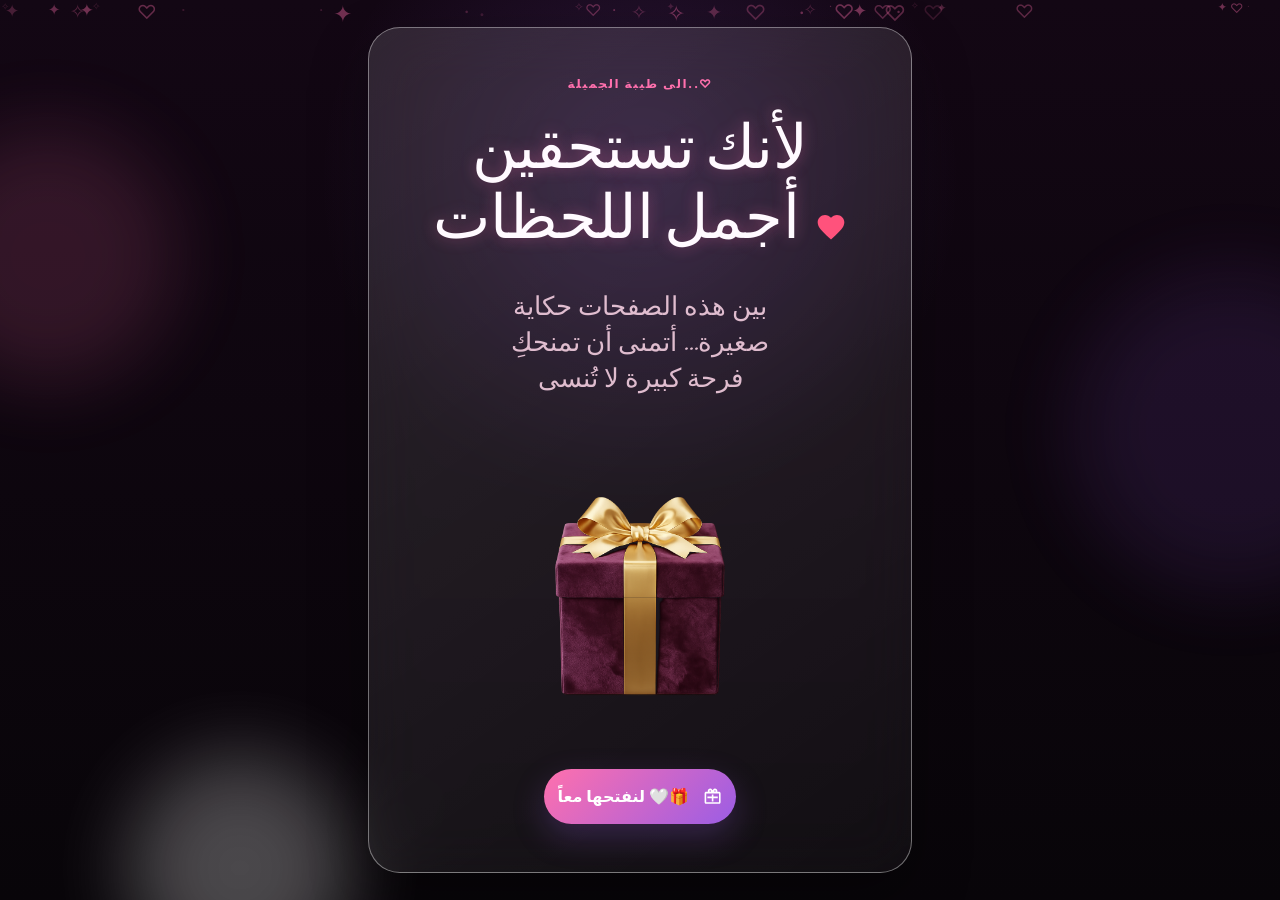
<file: index.html>
<!DOCTYPE html>
<html lang="en">
  <head>
    <meta charset="UTF-8" />
    <meta name="viewport" content="width=device-width, initial-scale=1.0" />
    <meta
      name="description"
      content="I made something for you - A handcrafted emotional birthday gift journey."
    />
    <title>01 | البداية</title>
    <link rel="preconnect" href="https://fonts.googleapis.com" />
    <link rel="preconnect" href="https://fonts.gstatic.com" crossorigin />
    <link
      href="https://fonts.googleapis.com/css2?family=Caveat:wght@500;600;700&family=Great+Vibes&family=Inter:wght@400;500;600;700;800&display=swap"
      rel="stylesheet"
    />
    <link rel="stylesheet" href="css/shared.css" />
    <link rel="stylesheet" href="css/invitation.css" />
  </head>
  <body class="is-dark">
    <main class="journey" data-chapter="1">
      <section class="invitation-level" aria-label="Secret invitation">
        <div class="invitation-card">
          <p class="level-kicker">الى طيبة الجميلة..♡</p>
          <h1>
            لأنك تستحقين أجمل اللحظات
            <span style="color: #ff527c; display: inline-flex; align-items: center; vertical-align: middle; margin-left: 0.35rem; margin-top: -0.2rem;"><svg viewBox="0 0 24 24" fill="currentColor" style="width: 2rem; height: 2rem;"><path d="M12 21.35l-1.45-1.32C5.4 15.36 2 12.28 2 8.5 2 5.42 4.42 3 7.5 3c1.74 0 3.41.81 4.5 2.09C13.09 3.81 14.76 3 16.5 3 19.58 3 22 5.42 22 8.5c0 3.78-3.4 6.86-8.55 11.54L12 21.35z"/></svg></span>
          </h1>
          <p class="soft-copy">بين هذه الصفحات حكاية صغيرة... أتمنى أن تمنحكِ فرحة كبيرة لا تُنسى</p>
          
          <button id="openGiftButton" class="gift-button" type="button" aria-label="Open gift">
            <span class="luxury-gift" aria-hidden="true">
              <span class="gift-glow"></span>
              <img src="luxury_gift_box.png" class="gift-slice gift-lid-img" alt="" />
              <img src="luxury_gift_box.png" class="gift-slice gift-body-img" alt="" />
            </span>
            <span class="primary-button" style="display: inline-flex; align-items: center; justify-content: center;">
               لنفتحها معاً 🤍🎁
              <svg viewBox="0 0 24 24" fill="currentColor" style="width: 1.2rem; height: 1.2rem; margin-left: 0.4rem; display: inline-block; vertical-align: middle;"><path d="M20 6h-2.18c.11-.31.18-.65.18-1 0-1.66-1.34-3-3-3-1.05 0-1.96.54-2.5 1.35l-.5.67-.5-.67C10.96 2.54 10.05 2 9 2 7.34 2 6 3.34 6 5c0 .35.07.69.18 1H4c-1.11 0-1.99.89-1.99 2L2 19c0 1.11.89 2 2 2h16c1.11 0 2-.89 2-2V8c0-1.11-.89-2-2-2zm-5-2c.55 0 1 .45 1 1s-.45 1-1 1-1-.45-1-1 .45-1 1-1zM9 4c.55 0 1 .45 1 1s-.45 1-1 1-1-.45-1-1 .45-1 1-1zm11 15H4V8h16v11zM11 9.5h2V18h-2zM5.5 12h13v2h-13z"/></svg>
            </span>
          </button>
        </div>
      </section>
    </main>

    <script src="js/config.js"></script>
    <script src="js/shared.js"></script>
    <script src="js/invitation.js"></script>
  </body>
</html>
</file>
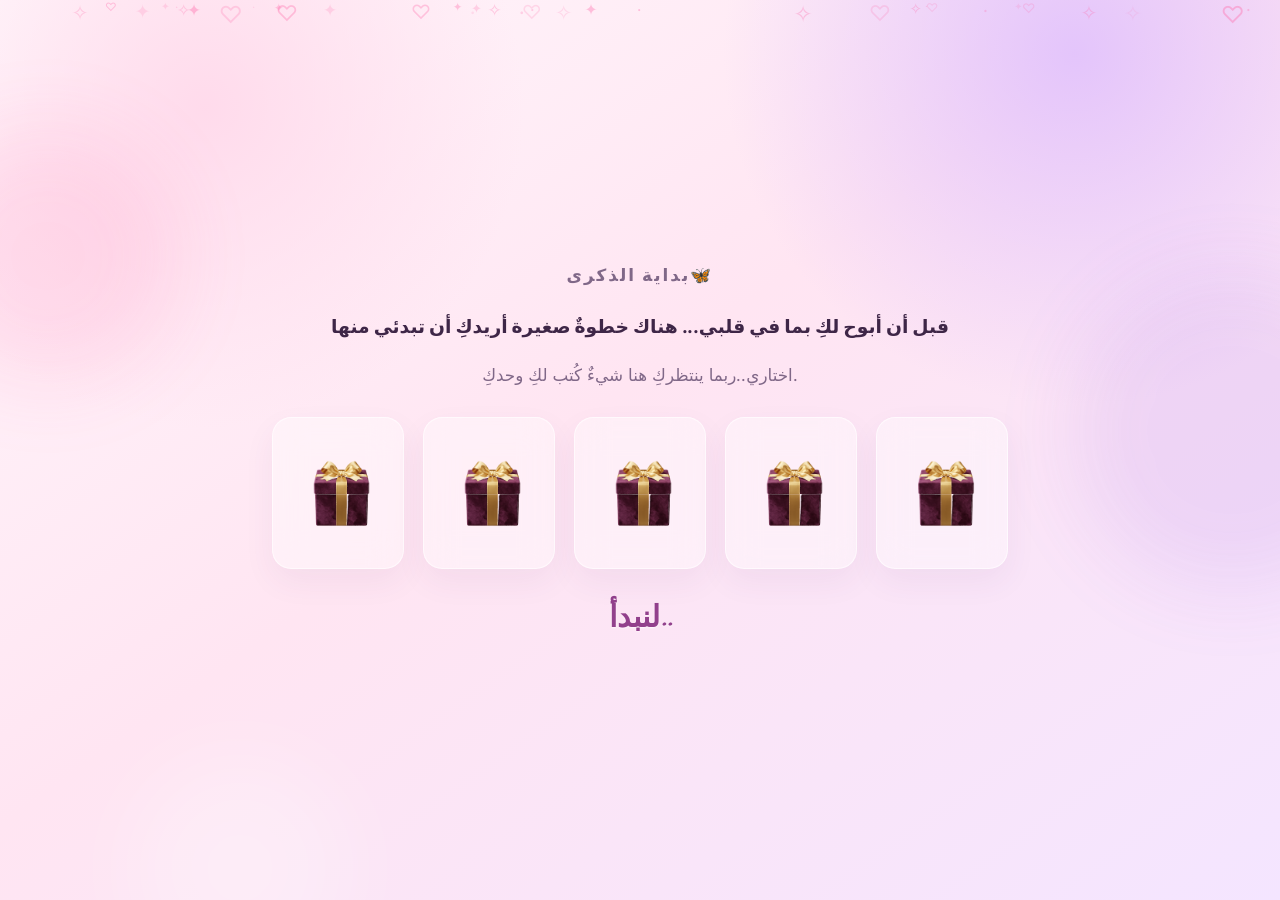
<file: gift.html>
<!DOCTYPE html>
<html lang="en">
  <head>
    <meta charset="UTF-8" />
    <meta name="viewport" content="width=device-width, initial-scale=1.0" />
    <meta
      name="description"
      content="Choose carefully. The right gift knows where the story continues."
    />
    <title>02 | الذكريات</title>
    <link rel="preconnect" href="https://fonts.googleapis.com" />
    <link rel="preconnect" href="https://fonts.gstatic.com" crossorigin />
    <link
      href="https://fonts.googleapis.com/css2?family=Caveat:wght@500;600;700&family=Great+Vibes&family=Inter:wght@400;500;600;700;800&display=swap"
      rel="stylesheet"
    />
    <link rel="stylesheet" href="css/shared.css" />
    <link rel="stylesheet" href="css/gift.css" />
  </head>
  <body>
    <main class="journey" data-chapter="2">
      <section class="memory-hunt-level" aria-label="Memory hunt game">
        <div class="level-shell">
          <div class="level-heading">
            <p class="level-kicker">بداية الذكرى🦋</p>
            <h3>قبل أن أبوح لكِ بما في قلبي...
هناك خطوةٌ صغيرة أريدكِ أن تبدئي منها</h3>
            <p>اختاري..ربما ينتظركِ هنا شيءٌ كُتب لكِ وحدكِ.</p>
          </div>

          <div id="giftGrid" class="gift-grid" aria-live="polite"></div>
          <p id="huntMessage" class="hunt-message">لنبدأ..  </p>
        </div>
      </section>
    </main>

    <script src="js/config.js"></script>
    <script src="js/shared.js"></script>
    <script src="js/gift.js"></script>
  </body>
</html>
</file>
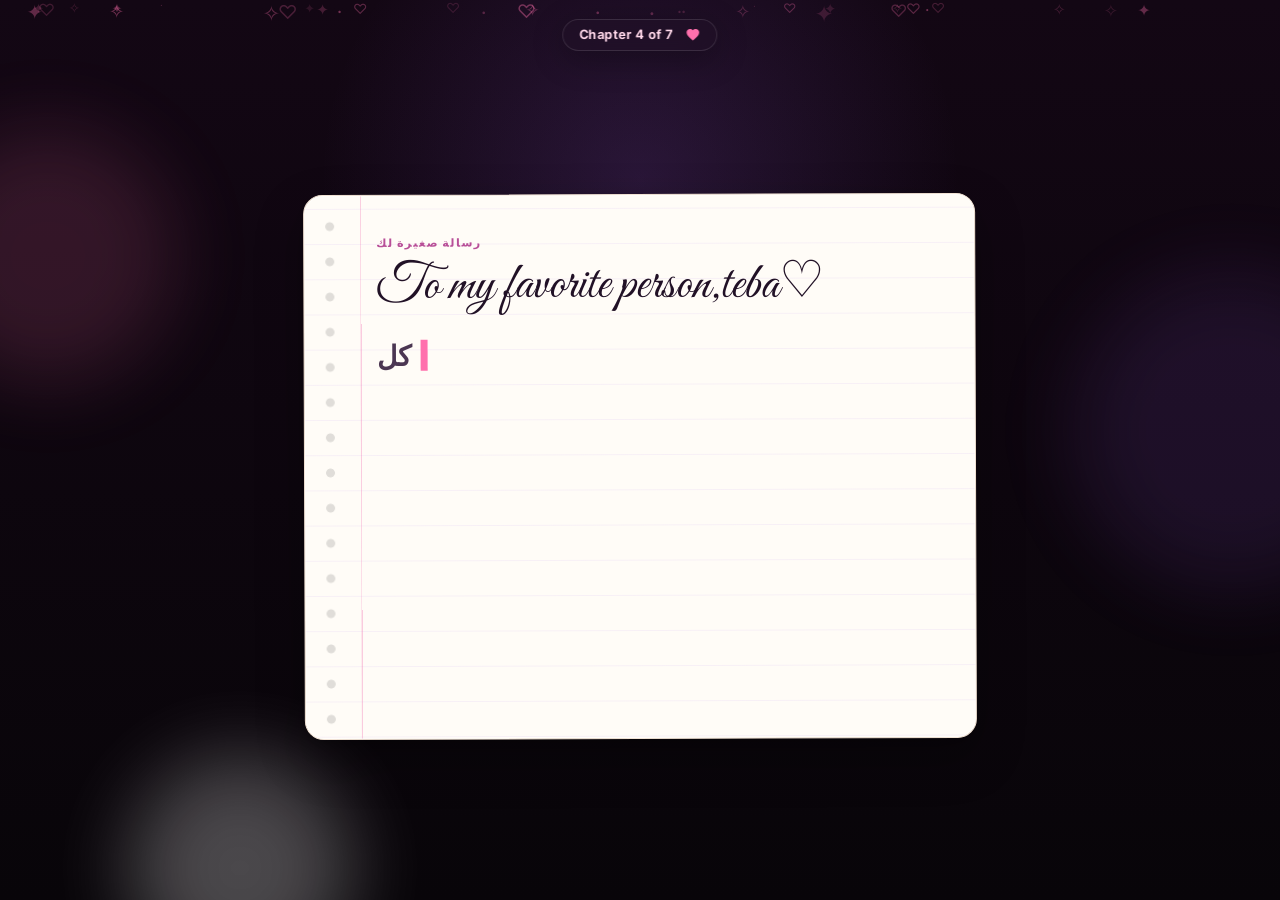
<file: letter.html>
<!DOCTYPE html>
<html lang="en">
  <head>
    <meta charset="UTF-8" />
    <meta name="viewport" content="width=device-width, initial-scale=1.0" />
    <meta
      name="description"
      content="A handwritten birthday letter to my favorite person."
    />
    <title>04 | الرسالة</title>
    <link rel="preconnect" href="https://fonts.googleapis.com" />
    <link rel="preconnect" href="https://fonts.gstatic.com" crossorigin />
    <link
      href="https://fonts.googleapis.com/css2?family=Caveat:wght@500;600;700&family=Great+Vibes&family=Inter:wght@400;500;600;700;800&display=swap"
      rel="stylesheet"
    />
    <link rel="stylesheet" href="css/shared.css" />
    <link rel="stylesheet" href="css/letter.css" />
  </head>
  <body class="is-dark">
    <main class="journey" data-chapter="4">
      <section class="letter-level" aria-label="Birthday letter">
        <div class="letter-shell">
          <div class="paper-card">
            <p class="level-kicker">رسالة صغيرة لك </p>
            <h2>To my favorite person,teba♡</h2>
            <p id="typedLetter" class="typed-letter"></p>
            <span class="letter-signature"></span>
            
            <button id="surpriseButton" class="primary-button paper-button" type="button" style="display: inline-flex; align-items: center; justify-content: center;">لم ننتهي بعد 👉🏻👈🏻

              <svg viewBox="0 0 24 24" fill="currentColor" style="width: 1.25rem; height: 1.25rem; margin-left: 0.4rem; display: inline-block; vertical-align: middle;"><path d="M20 6h-2.18c.11-.31.18-.65.18-1 0-1.66-1.34-3-3-3-1.05 0-1.96.54-2.5 1.35l-.5.67-.5-.67C10.96 2.54 10.05 2 9 2 7.34 2 6 3.34 6 5c0 .35.07.69.18 1H4c-1.11 0-1.99.89-1.99 2L2 19c0 1.11.89 2 2 2h16c1.11 0 2-.89 2-2V8c0-1.11-.89-2-2-2zm-5-2c.55 0 1 .45 1 1s-.45 1-1 1-1-.45-1-1 .45-1 1-1zM9 4c.55 0 1 .45 1 1s-.45 1-1 1-1-.45-1-1 .45-1 1-1zm11 15H4V8h16v11zM11 9.5h2V18h-2zM5.5 12h13v2h-13z"/></svg>
            </button>
          </div>
        </div>
      </section>
    </main>

    <script src="js/config.js"></script>
    <script src="js/shared.js"></script>
    <script src="js/letter.js"></script>
  </body>
</html>
</file>
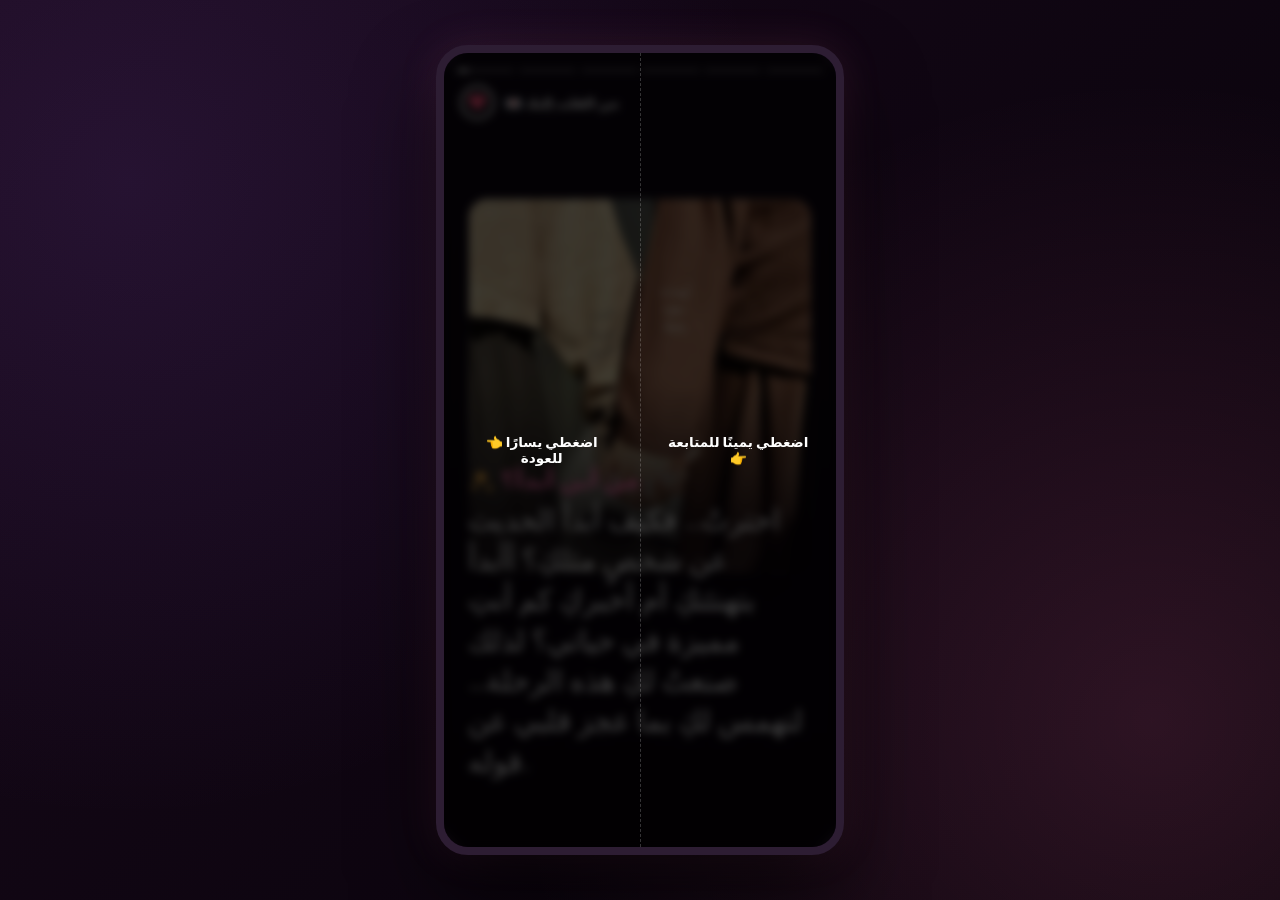
<file: story.html>
<!DOCTYPE html>
<html lang="en">
  <head>
    <meta charset="UTF-8" />
    <meta name="viewport" content="width=device-width, initial-scale=1.0" />
    <meta
      name="description"
      content="Our story, in little pieces. Scroll through our timeline of memories."
    />
    <title>03 | رسائل</title>
    <link rel="preconnect" href="https://fonts.googleapis.com" />
    <link rel="preconnect" href="https://fonts.gstatic.com" crossorigin />
    <link
      href="https://fonts.googleapis.com/css2?family=Caveat:wght@500;600;700&family=Great+Vibes&family=Inter:wght@400;500;600;700;800&display=swap"
      rel="stylesheet"
    />
    <link rel="stylesheet" href="css/shared.css" />
    <link rel="stylesheet" href="css/story.css" />
  </head>
  <body>
    <main class="journey" data-chapter="3">
      <section class="story-level" aria-label="Our story timeline">
        
        <!-- Premium Instagram-Style Stories Container -->
        <div class="stories-viewer" id="storiesViewer">
          
          <!-- Segmented progress bars at the top -->
          <div class="progress-bar-container" id="progressBarContainer"></div>

          <!-- Header overlay (User Profile details) -->
          <div class="stories-header">
            <div class="profile-group">
              <div class="avatar-circle" style="color: #ff527c; display: flex; align-items: center; justify-content: center; background: rgba(255, 255, 255, 0.08); border-radius: 50%;"><svg viewBox="0 0 24 24" fill="currentColor" style="width: 1.3rem; height: 1.3rem;"><path d="M12 21.35l-1.45-1.32C5.4 15.36 2 12.28 2 8.5 2 5.42 4.42 3 7.5 3c1.74 0 3.41.81 4.5 2.09C13.09 3.81 14.76 3 16.5 3 19.58 3 22 5.42 22 8.5c0 3.78-3.4 6.86-8.55 11.54L12 21.35z"/></svg></div>
              <div class="profile-text">
                <span class="profile-name">💌 من القلب إليك</span>
                
              </div>
            </div>
            <button id="musicToggleBtn" class="mute-btn" type="button" aria-label="Mute or unmute music">
              <svg id="musicIcon" width="20" height="20" viewBox="0 0 24 24" fill="currentColor">
                <path d="M12 3v10.55c-.59-.34-1.27-.55-2-.55-2.21 0-4 1.79-4 4s1.79 4 4 4 4-1.79 4-4V7h4V3h-6z"/>
              </svg>
            </button>
          </div>

          <!-- Slide Content Area -->
          <div class="slides-wrapper" id="slidesWrapper"></div>

          <!-- Gesture Navigation Overlay (Left & Right tap zones) -->
          <div class="nav-tap-zones">
            <div class="tap-zone left-zone" id="tapLeft" role="button" aria-label="Previous slide"></div>
            <div class="tap-zone right-zone" id="tapRight" role="button" aria-label="Next slide"></div>
          </div>

          <!-- Tutorial Helper (Fades out after 2.5 seconds) -->
          <div class="stories-tutorial" id="storiesTutorial">
            <div class="tut-instruction left-tut">👈 اضغطي يسارًا للعودة</div>
            <div class="tut-instruction right-tut">اضغطي يمينًا للمتابعة 👉</div>
          </div>
        </div>

      </section>
    </main>

    <script src="js/config.js"></script>
    <script src="js/shared.js"></script>
    <script src="js/story.js"></script>
  </body>
</html>
</file>
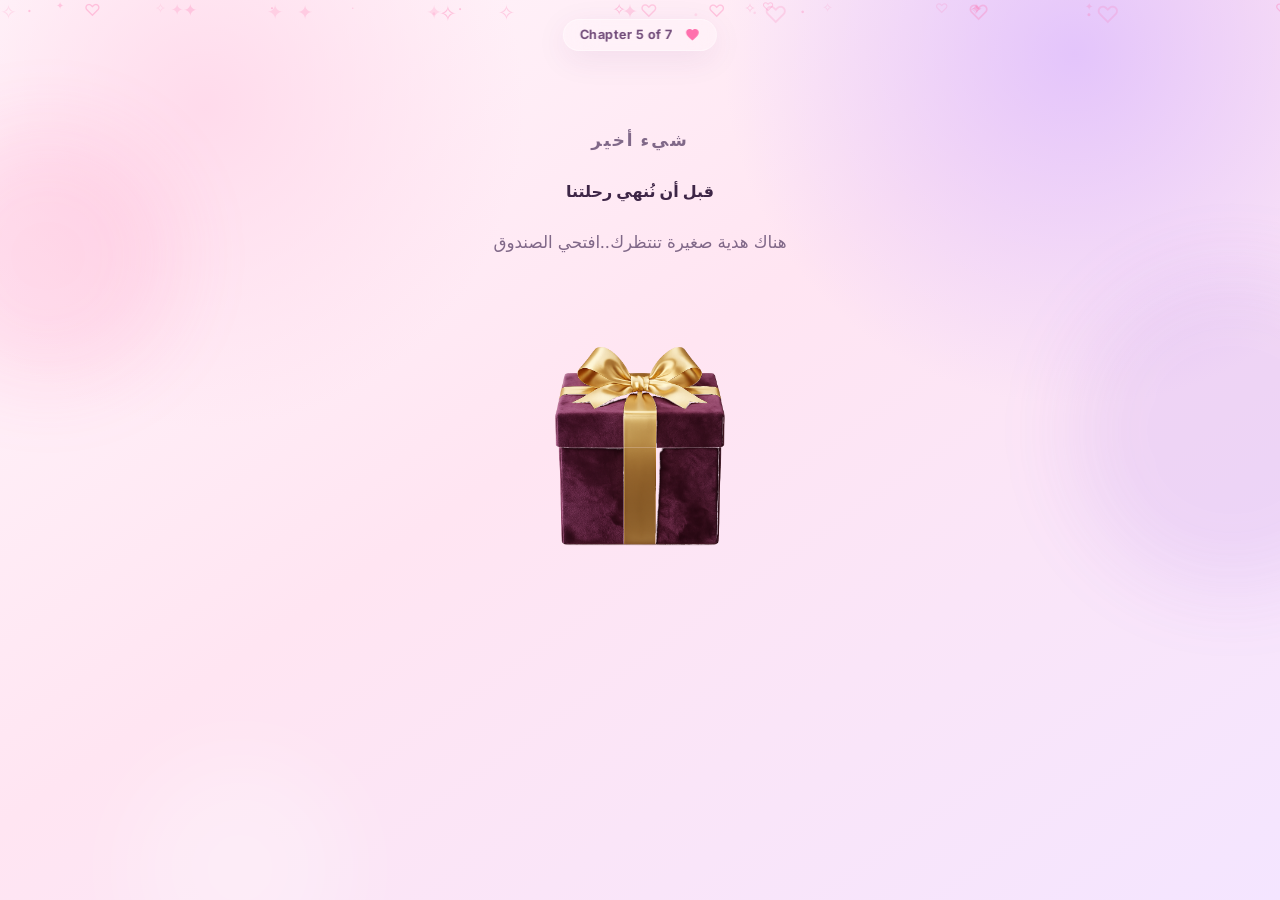
<file: surprise.html>
<!DOCTYPE html>
<html lang="en">
  <head>
    <meta charset="UTF-8" />
    <meta name="viewport" content="width=device-width, initial-scale=1.0" />
    <meta
      name="description"
      content="A final interactive surprise. Tap the premium box to reveal magical memories."
    />
    <title>05 | المفاجأة</title>
    <link rel="preconnect" href="https://fonts.googleapis.com" />
    <link rel="preconnect" href="https://fonts.gstatic.com" crossorigin />
    <link
      href="https://fonts.googleapis.com/css2?family=Caveat:wght@500;600;700&family=Great+Vibes&family=Inter:wght@400;500;600;700;800&display=swap"
      rel="stylesheet"
    />
    <link rel="stylesheet" href="css/shared.css" />
    <link rel="stylesheet" href="css/surprise.css" />
  </head>
  <body>
    <!-- Confetti Canvas rendering above background elements -->
    <canvas id="confettiCanvas" class="confetti-canvas" aria-hidden="true"></canvas>

    <main class="journey" data-chapter="5">
      <section class="surprise-level" aria-label="Surprise box">
        <div class="level-shell">
          <div class="level-heading">
            <p class="level-kicker">شيء أخير</p>
            <h4>قبل أن نُنهي رحلتنا</h4>
            <p>هناك هدية صغيرة تنتظرك..افتحي الصندوق</p>
          </div>

          <button id="revealBoxButton" class="reveal-box-button" type="button" aria-label="Open surprise box">
            <span class="luxury-gift" aria-hidden="true">
              <span class="gift-glow"></span>
              <img src="luxury_gift_box.png" class="gift-slice gift-lid-img" alt="" />
              <img src="luxury_gift_box.png" class="gift-slice gift-body-img" alt="" />
            </span>
          </button>

          <!-- Floating memories container -->
          <div id="floatingMemories" class="floating-memories" aria-label="Floating memories"></div>

          <!-- Stylized Audio Player for Voice Message -->
          <div id="voiceNotePlayer" class="voice-note-player" aria-label="Audio player for voice message">
            <div class="player-card">
              <button id="playBtn" class="play-btn" type="button" aria-label="Play voice note">
                <svg width="24" height="24" viewBox="0 0 24 24" fill="currentColor" style="margin-left: 2px;">
                  <path d="M8 5v14l11-7z"/>
                </svg>
              </button>
              <div class="player-info">
                <p class="player-title">A special voice message</p>
                <p class="player-subtitle" style="display: inline-flex; align-items: center;">Listen when you are ready <svg viewBox="0 0 24 24" fill="currentColor" style="width: 1rem; height: 1rem; margin-left: 0.25rem; display: inline-block; vertical-align: middle;"><path d="M12 2c-4.97 0-9 4.03-9 9v7c0 1.66 1.34 3 3 3h3v-8H5v-2c0-3.87 3.13-7 7-7s7 3.13 7 7v2h-4v8h3c1.66 0 3-1.34 3-3-v-7c0-4.97-4.03-9-9-9z"/></svg></p>
              </div>
              <div id="waveform" class="waveform" aria-hidden="true">
                <span class="wave-bar"></span>
                <span class="wave-bar"></span>
                <span class="wave-bar"></span>
                <span class="wave-bar"></span>
                <span class="wave-bar"></span>
              </div>
            </div>
          </div>

          <!-- Stepper navigation to Chapter 6 -->
          <button id="nextPageButton" class="primary-button step-ending-button" type="button" style="display: inline-flex; align-items: center; justify-content: center;">
            هيا بنا... <svg viewBox="0 0 24 24" fill="currentColor" style="width: 1.15rem; height: 1.15rem; margin-left: 0.35rem; display: inline-block; vertical-align: middle;"><path d="M12 2l2.4 5.2 5.6 2.4-5.6 2.4-2.4 5.2-2.4-5.2-5.6-2.4 5.6-2.4zM20 16l1.2 2.6 2.8 1.2-2.8 1.2-1.2 2.6-1.2-2.6-2.8-1.2 2.8-1.2zM6 15l1.2 2.6 2.8 1.2-2.8 1.2-1.2 2.6-1.2-2.6-2.8-1.2 2.8-1.2z"/></svg>
          </button>
        </div>
      </section>
    </main>

    <script src="js/config.js"></script>
    <script src="js/shared.js"></script>
    <script src="js/surprise.js"></script>
  </body>
</html>
</file>
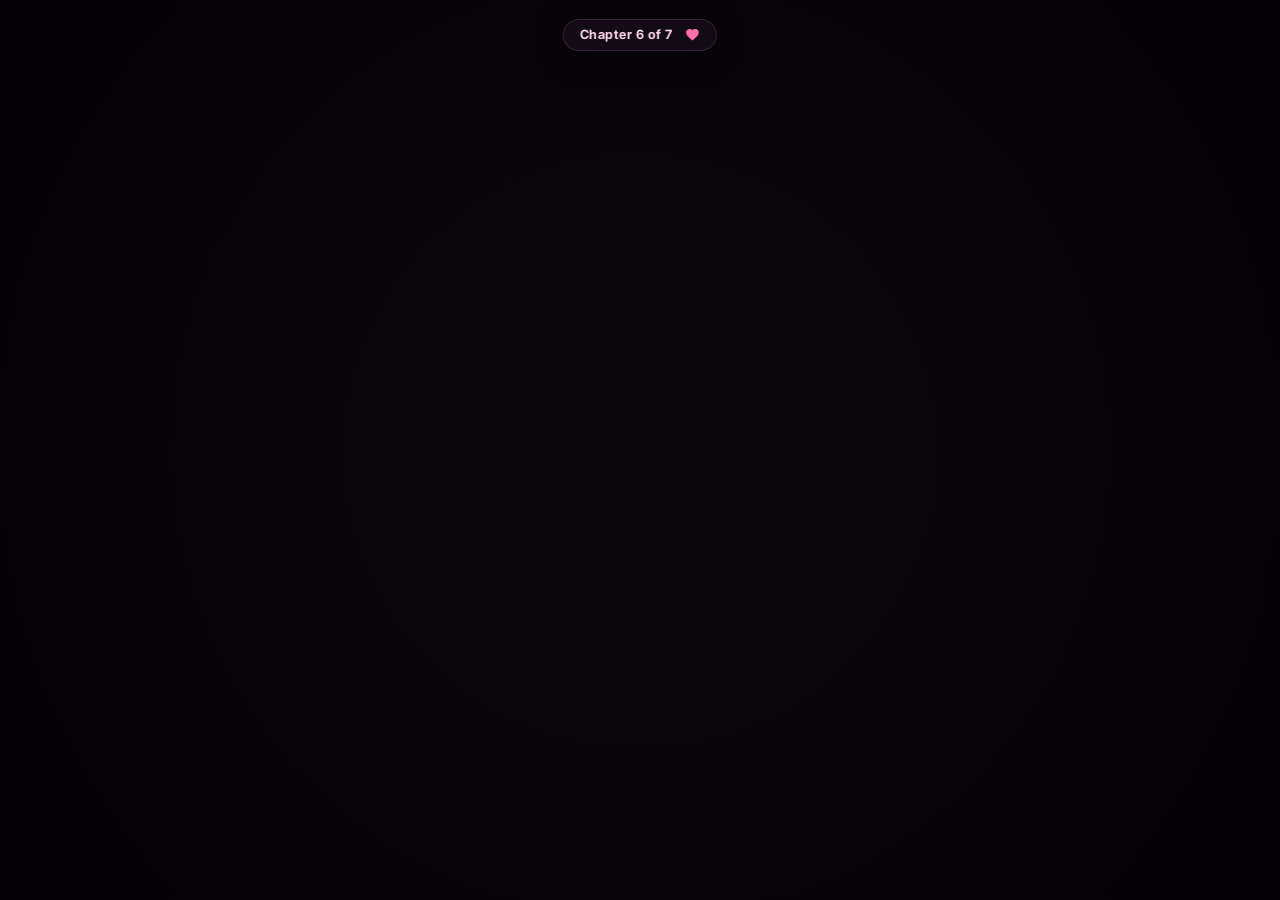
<file: wish.html>
<!DOCTYPE html>
<html lang="en">
  <head>
    <meta charset="UTF-8" />
    <meta name="viewport" content="width=device-width, initial-scale=1.0" />
    <meta name="description" content="Close your eyes and make a special birthday wish." />
    <title>06 | الأمنية</title>
    <link rel="preconnect" href="https://fonts.googleapis.com" />
    <link rel="preconnect" href="https://fonts.gstatic.com" crossorigin />
    <link
      href="https://fonts.googleapis.com/css2?family=Caveat:wght@500;600;700&family=Inter:wght@400;500;600;700;800&display=swap"
      rel="stylesheet"
    />
    <link rel="stylesheet" href="css/shared.css" />
    <link rel="stylesheet" href="css/wish.css" />
  </head>
  <body class="is-dark">
    <main class="journey" data-chapter="6">
      <section class="wish-level" aria-label="Make a wish">
        <div id="wishFlash" class="wish-overlay-flash" aria-hidden="true"></div>

        <!-- Sequential text prompt slides -->
        <div class="wish-prompt-container">
          <p id="wishPrompt" class="wish-prompt"></p>
        </div>

        <!-- Birthday Cake Area (transitions in after text slides complete) -->
        <div class="cake-section" id="cakeSection">
          <div class="cake-container">
            <!-- Gourmet Birthday Cake SVG illustration -->
            <svg class="cake-svg" viewBox="0 0 200 220" xmlns="http://www.w3.org/2000/svg">
              <!-- Golden platter base -->
              <ellipse cx="100" cy="185" rx="75" ry="12" fill="#ffd700" opacity="0.85" />
              <ellipse cx="100" cy="183" rx="72" ry="10" fill="#ffffff" opacity="0.9" />
              <ellipse cx="100" cy="183" rx="68" ry="8" fill="#ffd700" opacity="0.25" />
              
              <!-- Cake body base layer -->
              <path d="M40,120 C40,120 40,175 40,175 C40,180 160,180 160,175 C160,175 160,120 160,120 Z" fill="#ffe5ee" />
              
              <!-- Frosted cake top surface -->
              <ellipse cx="100" cy="120" rx="60" ry="12" fill="#fff0f5" />
              
              <!-- Drips or frosting design on the side -->
              <path d="M40,120 C45,130 50,132 55,124 C60,120 65,135 70,126 C75,120 80,128 85,123 C90,120 95,132 100,124 C105,120 110,130 115,122 C120,120 125,128 130,123 C135,120 140,134 145,124 C150,120 155,125 160,120 C160,120 160,128 160,128 C155,132 150,128 145,134 C140,138 135,128 130,131 C125,134 120,128 115,130 C110,132 105,128 100,132 C95,135 90,128 85,131 C80,134 75,128 70,133 C65,136 60,128 55,131 C50,133 45,128 40,126 Z" fill="#ffccd8" opacity="0.95" />

              <!-- Decorative white whipped cream drops -->
              <circle cx="55" cy="118" r="4.5" fill="#ffffff" />
              <circle cx="70" cy="122" r="5" fill="#ffffff" />
              <circle cx="85" cy="124" r="5" fill="#ffffff" />
              <circle cx="100" cy="125" r="5.5" fill="#ffffff" />
              <circle cx="115" cy="124" r="5" fill="#ffffff" />
              <circle cx="130" cy="122" r="5" fill="#ffffff" />
              <circle cx="145" cy="118" r="4.5" fill="#ffffff" />
              
              <!-- Striped gold candle stick -->
              <rect x="97" y="65" width="6" height="45" rx="2.5" fill="#ffd700" />
              <line x1="97" y1="75" x2="103" y2="70" stroke="#ffffff" stroke-width="2" />
              <line x1="97" y1="88" x2="103" y2="83" stroke="#ffffff" stroke-width="2" />
              <line x1="97" y1="101" x2="103" y2="96" stroke="#ffffff" stroke-width="2" />
              
              <!-- Candle wick -->
              <line x1="100" y1="65" x2="100" y2="58" stroke="#222222" stroke-width="1.5" />
            </svg>

            <!-- HTML/CSS organic layered flickering flame -->
            <div class="flame-wrapper" id="candleFlame">
              <div class="flame-outer"></div>
              <div class="flame-inner"></div>
              <div class="flame-core"></div>
            </div>

            <!-- Blowout Smoke Trail -->
            <div class="smoke-trail" id="smokeTrail"></div>
          </div>

          <!-- Interaction Actions -->
          <div class="wish-action-card">
            <!-- iOS permission / start trigger -->
            <button id="startWishBtn" class="primary-button action-btn" type="button">
              لنحتفل 🕯️🎂
            </button>
            
            <!-- Desktop fallback action button -->
            <button id="blowCandleBtn" class="primary-button action-btn is-hidden" type="button">
              Blow Out Candle
            </button>
            
            <!-- Mobile accelerometer instructions -->
            <p id="shakeInstruction" class="shake-instruction is-hidden">
              الآن... اغمضي عينيكِ🌹 تمني أمنية<br> ♡ وعند الانتهاء اطفئي الشمعة 
            </p>
          </div>
        </div>
      </section>
    </main>

    <script src="js/config.js"></script>
    <script src="js/shared.js"></script>
    <script src="js/wish.js"></script>
  </body>
</html>
</file>
<file: css/shared.css>
:root {
  --pink: #ff70ad;
  --blush: #ffd8ea;
  --lavender: #d9b8ff;
  --purple: #9b5de5;
  --deep: #140816;
  --deep-soft: #211126;
  --paper: #fffaf5;
  --ink: #3e2647;
  --muted: #806888;
  --white: #fffaff;
  --glass: rgba(255, 255, 255, 0.22);
  --glass-border: rgba(255, 255, 255, 0.4);
  --shadow: 0 1.8rem 4.5rem rgba(90, 35, 110, 0.18);
}

* {
  box-sizing: border-box;
}

html {
  scroll-behavior: smooth;
  height: 100%;
}

body {
  margin: 0;
  min-height: 100svh;
  overflow-x: hidden;
  color: var(--ink);
  font-family: "Inter", system-ui, -apple-system, sans-serif;
  background:
    radial-gradient(circle at 16% 12%, rgba(255, 216, 234, 0.9), transparent 20rem),
    radial-gradient(circle at 84% 6%, rgba(217, 184, 255, 0.72), transparent 22rem),
    linear-gradient(145deg, #fff8fc 0%, #ffe5f2 46%, #f4e5ff 100%);
  transition: background 1s ease;
}

body.is-dark {
  color: var(--white);
  background:
    radial-gradient(circle at 50% 20%, rgba(155, 93, 229, 0.18), transparent 20rem),
    linear-gradient(180deg, #130714 0%, #080509 100%);
}

button, a {
  font: inherit;
  color: inherit;
  text-decoration: none;
}

/* Ambient Layer */
.ambient,
.particle-layer {
  position: fixed;
  inset: 0;
  overflow: hidden;
  pointer-events: none;
}

.ambient {
  z-index: 0;
}

.particle-layer {
  z-index: 1;
}

.aura {
  position: absolute;
  border-radius: 999px;
  filter: blur(40px);
  opacity: 0.6;
  animation: auraDrift 16s ease-in-out infinite alternate;
}

.aura-one {
  width: 16rem;
  height: 16rem;
  left: -5rem;
  top: 8rem;
  background: rgba(255, 112, 173, 0.3);
}

.aura-two {
  width: 20rem;
  height: 20rem;
  right: -7rem;
  top: 25%;
  background: rgba(155, 93, 229, 0.24);
  animation-delay: -4s;
}

.aura-three {
  width: 14rem;
  height: 14rem;
  left: 20%;
  bottom: -5rem;
  background: rgba(255, 255, 255, 0.6);
  animation-delay: -8s;
}

.particle {
  position: absolute;
  color: rgba(255, 112, 173, 0.6);
  font-size: 0.85rem;
  animation: floatParticle linear infinite;
}

/* Glassmorphism Capsule Button */
.primary-button,
.secondary-button {
  min-width: 12rem;
  min-height: 3.4rem;
  display: inline-flex;
  align-items: center;
  justify-content: center;
  gap: 0.5rem;
  border: 0;
  border-radius: 999px;
  color: white;
  font-weight: 700;
  font-size: 1rem;
  background: linear-gradient(135deg, var(--pink), var(--purple));
  box-shadow: 0 0.8rem 2rem rgba(155, 93, 229, 0.25);
  cursor: pointer;
  transition: transform 0.3s cubic-bezier(0.175, 0.885, 0.32, 1.275), box-shadow 0.3s ease;
  user-select: none;
}

.primary-button:hover,
.secondary-button:hover {
  transform: translateY(-3px) scale(1.03);
  box-shadow: 0 1.2rem 2.5rem rgba(155, 93, 229, 0.35);
}

.primary-button:active,
.secondary-button:active {
  transform: translateY(-1px) scale(0.98);
}

.secondary-button:focus-visible,
.primary-button:focus-visible {
  outline: 3px solid rgba(155, 93, 229, 0.48);
  outline-offset: 6px;
}

/* Progress Indicator */
.progress-indicator {
  position: fixed;
  top: 1.2rem;
  left: 50%;
  transform: translateX(-50%);
  z-index: 1000;
  display: flex;
  align-items: center;
  gap: 0.5rem;
  padding: 0.45rem 1rem;
  border-radius: 999px;
  background: rgba(255, 255, 255, 0.25);
  border: 1px solid rgba(255, 255, 255, 0.4);
  backdrop-filter: blur(16px);
  -webkit-backdrop-filter: blur(16px);
  box-shadow: 0 0.5rem 2rem rgba(90, 35, 110, 0.08);
  font-size: 0.8rem;
  font-weight: 700;
  color: #724c7a;
  letter-spacing: 0.03em;
  pointer-events: none;
  animation: arriveSoftly 800ms ease both;
}

body.is-dark .progress-indicator {
  color: var(--blush);
  background: rgba(33, 17, 38, 0.5);
  border: 1px solid rgba(255, 255, 255, 0.12);
  box-shadow: 0 0.5rem 2rem rgba(0, 0, 0, 0.3);
}

/* Page Transition Overlay */
.page-transition-overlay {
  position: fixed;
  inset: 0;
  background: #140816;
  z-index: 9999;
  opacity: 1; /* Starts full screen cover, fades out on load */
  pointer-events: all;
  transition: opacity 0.8s cubic-bezier(0.25, 1, 0.5, 1);
}

.page-transition-overlay.is-loaded {
  opacity: 0;
  pointer-events: none;
}

.page-transition-overlay.is-exiting {
  opacity: 1;
  pointer-events: all;
}

/* Main Container Transition */
main.journey {
  position: relative;
  z-index: 2;
  opacity: 0;
  transform: translateY(15px);
  transition: opacity 0.8s cubic-bezier(0.25, 1, 0.5, 1), transform 0.8s cubic-bezier(0.25, 1, 0.5, 1);
}

main.journey.is-active {
  opacity: 1;
  transform: translateY(0);
}

/* Ambient Animations */
@keyframes auraDrift {
  0% {
    transform: translate3d(0, 0, 0) scale(1);
  }
  100% {
    transform: translate3d(1.5rem, -1.5rem, 0) scale(1.08);
  }
}

@keyframes floatParticle {
  from {
    opacity: 0;
    transform: translateY(105vh) rotate(0deg);
  }
  15%, 85% {
    opacity: 0.8;
  }
  to {
    opacity: 0;
    transform: translateY(-10vh) rotate(360deg);
  }
}

@keyframes arriveSoftly {
  from {
    opacity: 0;
    transform: translate(-50%, -10px);
  }
  to {
    opacity: 1;
    transform: translate(-50%, 0);
  }
}

/* Base mobile-first aura sizes */
.aura-one {
  width: 10rem;
  height: 10rem;
  left: -3rem;
  top: 5rem;
  background: rgba(255, 112, 173, 0.25);
}

.aura-two {
  width: 12rem;
  height: 12rem;
  right: -4rem;
  top: 30%;
  background: rgba(155, 93, 229, 0.2);
  animation-delay: -4s;
}

.aura-three {
  width: 8rem;
  height: 8rem;
  left: 10%;
  bottom: -3rem;
  background: rgba(255, 255, 255, 0.45);
  animation-delay: -8s;
}

/* Tablet & Desktop upscale */
@media (min-width: 768px) {
  .aura-one { width: 16rem; height: 16rem; left: -5rem; top: 8rem; }
  .aura-two { width: 20rem; height: 20rem; right: -7rem; }
  .aura-three { width: 14rem; height: 14rem; bottom: -5rem; }
}

/* Respect user preferences for reduced motion */
@media (prefers-reduced-motion: reduce) {
  *, ::before, ::after {
    animation-delay: -1ms !important;
    animation-duration: 1ms !important;
    animation-iteration-count: 1 !important;
    background-attachment: initial !important;
    scroll-behavior: auto !important;
    transition-duration: 0s !important;
    transition-delay: 0s !important;
  }
}
</file>
<file: css/invitation.css>
.invitation-level {
  min-height: 100svh;
  display: grid;
  place-items: center;
  padding: 1rem;
  position: relative;
  z-index: 2;
}

.invitation-card {
  width: min(100%, 24rem);
  min-height: auto;
  display: flex;
  flex-direction: column;
  justify-content: center;
  align-items: center;
  gap: clamp(1.2rem, 5vw, 1.8rem);
  padding: clamp(1.5rem, 6vw, 3rem) clamp(1.2rem, 5vw, 2.2rem);
  text-align: center;
  border-radius: 2rem;
  border: 1px solid var(--glass-border);
  background: linear-gradient(145deg, rgba(255, 255, 255, 0.12), rgba(255, 255, 255, 0.04));
  box-shadow: 0 1.5rem 3.5rem rgba(0, 0, 0, 0.35);
  backdrop-filter: blur(28px);
  -webkit-backdrop-filter: blur(28px);
  animation: cardArrive 1.2s cubic-bezier(0.25, 1, 0.5, 1) both;
}

.level-kicker {
  margin: 0;
  color: var(--pink);
  font-size: 0.75rem;
  font-weight: 800;
  letter-spacing: 0.12em;
  text-transform: uppercase;
}

h1 {
  font-family: "Great Vibes", cursive;
  font-size: clamp(2.4rem, 11vw, 3.8rem);
  font-weight: 400;
  margin: 0;
  line-height: 1.15;
  color: var(--white);
  text-shadow: 0 0 15px rgba(255, 112, 173, 0.35);
}

.soft-copy {
  margin: 0;
  color: var(--blush);
  opacity: 0.85;
  font-size: clamp(1.3rem, 5vw, 1.6rem);
  line-height: 1.4;
  max-width: 25ch;
  font-family: "Caveat", cursive;
}

.gift-button {
  display: flex;
  flex-direction: column;
  align-items: center;
  gap: clamp(1rem, 4vw, 1.5rem);
  border: 0;
  background: transparent;
  cursor: pointer;
  margin-top: 0.5rem;
  padding: 0;
  width: 100%;
}

/* Premium Luxury Sliced Gift Box Container */
.luxury-gift {
  position: relative;
  display: block;
  width: clamp(12rem, 48vw, 15.5rem);
  height: clamp(12rem, 48vw, 15.5rem);
  aspect-ratio: 1;
  margin: 0 auto;
}

.gift-slice {
  position: absolute;
  inset: 0;
  width: 100%;
  height: 100%;
  object-fit: contain;
  transition: transform 1.8s cubic-bezier(0.25, 1, 0.3, 1), opacity 1.4s ease;
  pointer-events: none;
}

/* Precise Slice Coordinates based on gold bow & box structure */
.gift-lid-img {
  clip-path: inset(0 0 48.5% 0); /* Holds top 51.5% (the lid and the golden bow) */
  z-index: 3;
  transform-origin: 15% 50%;
}

.gift-body-img {
  clip-path: inset(51.5% 0 0 0); /* Holds bottom 48.5% (the velvet body) */
  z-index: 1;
}

/* Warm Golden Glow from Inside */
.gift-glow {
  position: absolute;
  top: 51.5%;
  left: 50%;
  transform: translate(-50%, -50%) scale(0.1);
  width: 60%;
  height: 35%;
  border-radius: 50%;
  background: radial-gradient(circle, rgba(255, 195, 75, 0.95) 0%, rgba(255, 112, 173, 0.4) 45%, transparent 70%);
  filter: blur(8px);
  opacity: 0;
  z-index: 2;
  transition: transform 2s cubic-bezier(0.25, 1, 0.3, 1), opacity 1.5s ease;
  pointer-events: none;
}

/* Sparkles upward drift animation */
.gold-sparkle {
  position: absolute;
  top: 50%;
  left: 50%;
  transform: translate(-50%, -50%);
  pointer-events: none;
  z-index: 4;
  opacity: 0;
  text-shadow: 0 0 5px currentColor, 0 0 10px currentColor;
  animation: floatSparkle cubic-bezier(0.25, 1, 0.5, 1) forwards;
}

/* Opening Animations */
.gift-button.is-open .gift-lid-img {
  /* Ribbon loosens and lid slowly lifts away to the side */
  transform: translate(-2.2rem, -5rem) rotate(-18deg) scale(0.92);
  opacity: 0;
}

.gift-button.is-open .gift-body-img {
  transform: translateY(0.4rem);
  opacity: 0.8;
}

.gift-button.is-open .gift-glow {
  opacity: 1;
  transform: translate(-50%, -50%) scale(2.2);
}

/* Upscale layouts for desktop/tablets */
@media (min-width: 768px) {
  .invitation-card {
    width: min(92vw, 34rem);
    min-height: min(42rem, 80svh);
    padding: 3rem 2.5rem;
    gap: 1.8rem;
  }
  
  .luxury-gift {
    width: 19rem;
    height: 19rem;
  }
  
  .gift-button {
    margin-top: 1rem;
  }
}

@keyframes cardArrive {
  from {
    opacity: 0;
    transform: translateY(-12px);
  }
  to {
    opacity: 1;
    transform: translateY(0);
  }
}

@keyframes floatSparkle {
  0% {
    opacity: 0;
    transform: translate(calc(-50% + var(--startX)), calc(-50% + var(--startY))) scale(0.2);
  }
  15% {
    opacity: 1;
    transform: translate(calc(-50% + var(--startX)), calc(-50% + var(--startY))) scale(1.3);
  }
  100% {
    opacity: 0;
    transform: translate(calc(-50% + var(--startX) + var(--moveX)), calc(-50% + var(--startY) + var(--moveY))) scale(0.3) rotate(220deg);
  }
}
</file>
<file: css/gift.css>
.memory-hunt-level {
  min-height: 100svh;
  display: flex;
  flex-direction: column;
  justify-content: center;
  align-items: center;
  padding: 1rem 1rem 1rem;
  z-index: 2;
  position: relative;
}

.level-shell {
  width: min(100%, 24rem);
  margin: 0 auto;
  text-align: center;
  display: flex;
  flex-direction: column;
  gap: clamp(1.2rem, 5vw, 1.8rem);
}

.level-heading {
  display: flex;
  flex-direction: column;
  gap: 0.5rem;
}

.level-kicker {
  margin: 0;
  color: #b84f98;
  font-size: 0.75rem;
  font-weight: 800;
  letter-spacing: 0.12em;
  text-transform: uppercase;
}

h2 {
  font-size: clamp(1.6rem, 7.5vw, 2.4rem);
  font-weight: 800;
  line-height: 1.2;
  color: var(--ink);
  margin: 0;
}

.level-heading p {
  margin: 0;
  color: var(--muted);
  font-size: clamp(0.95rem, 4vw, 1.05rem);
  line-height: 1.4;
  max-width: 32ch;
  margin: 0 auto;
}

/* 2-Column Mobile-First Grid */
.gift-grid {
  display: grid;
  grid-template-columns: repeat(2, minmax(0, 1fr));
  gap: clamp(0.8rem, 4vw, 1.2rem);
  width: 100%;
  margin: 0 auto;
}

.mini-gift {
  min-height: 7.8rem;
  display: flex;
  flex-direction: column;
  align-items: center;
  justify-content: center;
  border: 1px solid rgba(255, 255, 255, 0.6);
  border-radius: 1.2rem;
  background: rgba(255, 255, 255, 0.4);
  box-shadow: 0 0.8rem 2rem rgba(93, 45, 123, 0.06);
  backdrop-filter: blur(16px);
  -webkit-backdrop-filter: blur(16px);
  cursor: pointer;
  transition: transform 0.3s cubic-bezier(0.175, 0.885, 0.32, 1.275), background 0.3s ease, box-shadow 0.3s ease;
  padding: 0.8rem;
}

/* Center the 5th box neatly on mobile */
.mini-gift:nth-child(5) {
  grid-column: span 2;
  width: 100%;
  max-width: calc(50% - 0.6rem); /* Matches standard column width */
  justify-self: center;
}

.mini-gift:hover {
  transform: translateY(-4px) rotate(-1deg);
  background: rgba(255, 255, 255, 0.65);
  box-shadow: 0 1rem 2.5rem rgba(93, 45, 123, 0.12);
}

.mini-gift:active {
  transform: scale(0.96);
}

.mini-gift.is-wrong {
  animation: shakeBox 0.5s ease;
  background: rgba(255, 194, 218, 0.22);
  border-color: rgba(255, 112, 173, 0.35);
  pointer-events: none !important;
  cursor: default;
  opacity: 0.68;
}

.mini-gift.is-wrong .gift-slice.gift-lid-img {
  transform: translate(-0.5rem, -1.2rem) rotate(-10deg) scale(0.95);
  opacity: 0.45;
}

.mini-gift.is-correct {
  animation: popBox 0.7s cubic-bezier(0.175, 0.885, 0.32, 1.275) forwards;
  background: rgba(217, 255, 222, 0.4);
  border-color: rgba(72, 187, 120, 0.5);
}

/* Premium Sliced Luxury Gift Box inside Mini Gift button */
.luxury-gift {
  position: relative;
  display: block;
  width: 5.2rem;
  height: 5.2rem;
  aspect-ratio: 1;
  margin: 0 auto;
}

.gift-slice {
  position: absolute;
  inset: 0;
  width: 100%;
  height: 100%;
  object-fit: contain;
  transition: transform 1.2s cubic-bezier(0.25, 1, 0.3, 1), opacity 0.8s ease;
  pointer-events: none;
}

.gift-lid-img {
  clip-path: inset(0 0 48.5% 0);
  z-index: 3;
  transform-origin: 15% 50%;
}

.gift-body-img {
  clip-path: inset(51.5% 0 0 0);
  z-index: 1;
}

.gift-glow {
  position: absolute;
  top: 51.5%;
  left: 50%;
  transform: translate(-50%, -50%) scale(0.1);
  width: 60%;
  height: 35%;
  border-radius: 50%;
  background: radial-gradient(circle, rgba(255, 195, 75, 0.95) 0%, rgba(255, 112, 173, 0.4) 45%, transparent 70%);
  filter: blur(5px);
  opacity: 0;
  z-index: 2;
  transition: transform 1.2s cubic-bezier(0.25, 1, 0.3, 1), opacity 0.8s ease;
  pointer-events: none;
}

/* Open states for correct box */
.mini-gift.is-correct .gift-lid-img {
  transform: translate(-0.8rem, -2rem) rotate(-18deg) scale(0.92);
  opacity: 0;
}

.mini-gift.is-correct .gift-body-img {
  transform: translateY(0.2rem);
  opacity: 0.85;
}

.mini-gift.is-correct .gift-glow {
  opacity: 1;
  transform: translate(-50%, -50%) scale(2);
}

.hunt-message {
  min-height: 2.2rem;
  margin: 0;
  color: #92408c;
  font-family: "Caveat", cursive;
  font-size: clamp(1.5rem, 6vw, 1.9rem);
  font-weight: 700;
  text-shadow: 0 1px 2px rgba(255, 255, 255, 0.6);
  animation: floatBounce 2s infinite ease-in-out;
}

@keyframes shakeBox {
  0%, 100% { transform: translateX(0); }
  20%, 60% { transform: translateX(-5px) rotate(-2deg); }
  40%, 80% { transform: translateX(5px) rotate(2deg); }
}

@keyframes popBox {
  0% { transform: scale(1); }
  50% { transform: scale(1.12) translateY(-4px); }
  100% { transform: scale(1) translateY(0); }
}

@keyframes floatBounce {
  0%, 100% { transform: translateY(0); }
  50% { transform: translateY(-4px); }
}

/* Desktop & Tablet upscaling layout */
@media (min-width: 768px) {
  .level-shell {
    width: min(100%, 52rem);
  }
  
  .gift-grid {
    grid-template-columns: repeat(5, minmax(0, 1fr));
    max-width: 46rem;
    gap: 1.2rem;
  }
  
  .mini-gift {
    min-height: 9.5rem;
    padding: 1.2rem;
  }
  
  .mini-gift:nth-child(5) {
    grid-column: span 1;
    max-width: none;
    justify-self: stretch;
  }
  
  .luxury-gift {
    width: 6.2rem;
    height: 6.2rem;
  }
}
</file>
<file: css/letter.css>
.letter-level {
  min-height: 100svh;
  display: flex;
  justify-content: center;
  align-items: center;
  padding: 4rem 1rem 2rem;
  z-index: 2;
  position: relative;
}

.letter-shell {
  width: 100%;
  max-width: 26rem;
  display: flex;
  justify-content: center;
  align-items: center;
}

/* Notebook Ruled Paper simulation */
.paper-card {
  position: relative;
  width: 100%;
  padding: clamp(1.4rem, 6vw, 2.2rem) clamp(1rem, 4vw, 1.8rem);
  padding-left: clamp(2rem, 8vw, 3rem); /* Margin space for holes and red line */
  border-radius: 1.2rem;
  color: #38263d;
  background-color: #fffcf7;
  
  /* Notebook paper background graphics: Red vertical line and horizontal blue lines */
  background-image: 
    linear-gradient(90deg, rgba(239, 90, 165, 0.3) 1px, transparent 1px),
    linear-gradient(rgba(155, 93, 229, 0.08) 1px, transparent 1px);
  background-size: 100% 100%, 100% 2.2rem;
  background-position: clamp(1.6rem, 6.5vw, 2.5rem) 0, 0 0.8rem;
  background-repeat: no-repeat, repeat;
  
  box-shadow: 
    0 1.2rem 3rem rgba(0, 0, 0, 0.3), 
    0 0.2rem 0.5rem rgba(0, 0, 0, 0.15),
    0 0 0 1px rgba(255, 255, 255, 0.5) inset;
  border: 1px solid #f2e3d5;
  transform: rotate(-0.5deg);
  opacity: 0;
  transition: opacity 1s ease, transform 1s ease;
}

/* Notebook Ring Binder Holes */
.paper-card::before {
  content: "";
  position: absolute;
  top: 0.8rem;
  bottom: 0.8rem;
  left: clamp(0.5rem, 2.2vw, 0.8rem);
  width: 0.6rem;
  background-image: radial-gradient(circle, rgba(0, 0, 0, 0.12) 0.2rem, transparent 0.24rem);
  background-size: 100% 2.2rem;
  background-position: 0 0;
  z-index: 10;
}

.paper-card.is-visible {
  opacity: 1;
  transform: translateY(0) rotate(-0.2deg);
}

.level-kicker {
  margin: 0 0 0.4rem 0;
  color: #b84f98;
  font-size: 0.7rem;
  font-weight: 800;
  letter-spacing: 0.12em;
  text-transform: uppercase;
}

.paper-card h2 {
  margin: 0 0 0.8rem 0;
  font-family: "Great Vibes", cursive;
  font-size: clamp(2rem, 8vw, 3.2rem);
  font-weight: 400;
  color: #211126;
  line-height: 1.2;
}

.typed-letter {
  min-height: 12rem;
  margin: 1.2rem 0;
  color: #4b3652;
  font-family: "Caveat", cursive;
  font-size: clamp(1.1rem, 4vw, 1.35rem);
  font-weight: 600;
  line-height: 2.2rem; /* Perfectly aligned to notebook rules */
  white-space: pre-wrap;
  padding-top: 0.15rem;
}

/* Ruled typewriter caret blink */
.typed-letter::after {
  content: "";
  display: inline-block;
  width: 0.4rem;
  height: 1.1em;
  margin-left: 0.2rem;
  vertical-align: -0.15em;
  background: var(--pink);
  animation: blinkCaret 0.8s steps(2, start) infinite;
}

.typed-letter.typing-done::after {
  display: none;
}

.letter-signature {
  display: block;
  color: var(--purple);
  font-family: "Great Vibes", cursive;
  font-size: clamp(2rem, 8vw, 2.6rem);
  text-align: right;
  margin-top: 1rem;
  padding-right: 0.5rem;
  opacity: 0;
  transform: translateY(8px);
  transition: opacity 1s ease, transform 1s ease;
}

.letter-signature.is-visible {
  opacity: 1;
  transform: translateY(0);
}

.paper-button {
  display: flex;
  margin: 2rem auto 0;
  opacity: 0;
  pointer-events: none;
  transform: translateY(12px);
  transition: opacity 0.8s ease, transform 0.8s ease;
}

.paper-button.is-visible {
  opacity: 1;
  pointer-events: all;
  transform: translateY(0);
}

@keyframes blinkCaret {
  50% { opacity: 0; }
}

/* Desktop & Tablet Scales */
@media (min-width: 768px) {
  .letter-shell {
    max-width: 42rem;
  }
  
  .paper-card {
    padding: 2.5rem 2rem;
    padding-left: 4.5rem;
    background-position: 3.5rem 0, 0 0.8rem;
  }
  
  .paper-card::before {
    left: 1.2rem;
    width: 0.8rem;
    background-image: radial-gradient(circle, rgba(0, 0, 0, 0.12) 0.25rem, transparent 0.3rem);
  }
  
  .typed-letter {
    font-size: 1.75rem;
    min-height: 16rem;
  }
}
</file>
<file: css/story.css>
/* Reset and fill page */
body {
  background: #000;
  overflow: hidden;
}

.story-level {
  min-height: 100svh;
  display: flex;
  align-items: center;
  justify-content: center;
  padding: 0;
  margin: 0;
  position: relative;
  z-index: 2;
}

/* Stories Viewer Container - Mobile Full Screen by Default */
.stories-viewer {
  position: relative;
  width: 100vw;
  height: 100svh;
  background: #0d0611;
  display: flex;
  flex-direction: column;
  overflow: hidden;
  z-index: 10;
}

/* Tablet & Desktop Layout - Scale into a premium mock phone shell */
@media (min-width: 768px) {
  .story-level {
    padding: 2rem 1rem;
    background: 
      radial-gradient(circle at 10% 20%, rgba(155, 93, 229, 0.12), transparent 40rem),
      radial-gradient(circle at 90% 80%, rgba(255, 112, 173, 0.15), transparent 40rem),
      linear-gradient(135deg, #18091b 0%, #060208 100%);
  }

  .stories-viewer {
    width: min(94vw, 25.5rem);
    height: min(90vh, 52rem);
    border-radius: 2rem;
    border: 8px solid #2d1d33;
    box-shadow: 
      0 2.5rem 5rem rgba(0, 0, 0, 0.65), 
      0 0 40px rgba(255, 112, 173, 0.12);
  }
}

/* Segmented progress bars at the top */
.progress-bar-container {
  position: absolute;
  top: clamp(0.7rem, 3.5vw, 1rem);
  left: 0.8rem;
  right: 0.8rem;
  display: flex;
  gap: 0.3rem;
  z-index: 100;
}

.progress-segment {
  height: 3px;
  flex: 1;
  background: rgba(255, 255, 255, 0.3);
  border-radius: 99px;
  overflow: hidden;
}

.progress-fill {
  display: block;
  width: 0%;
  height: 100%;
  background: #fff;
  border-radius: 99px;
}

/* Profile Header Overlay */
.stories-header {
  position: absolute;
  top: clamp(1.4rem, 6vw, 2rem);
  left: 1rem;
  right: 1rem;
  display: flex;
  justify-content: space-between;
  align-items: center;
  z-index: 100;
  pointer-events: none;
}

.profile-group {
  display: flex;
  align-items: center;
  gap: 0.6rem;
}

.avatar-circle {
  width: 2.2rem;
  height: 2.2rem;
  border-radius: 50%;
  background: linear-gradient(135deg, var(--pink), var(--purple));
  display: flex;
  align-items: center;
  justify-content: center;
  font-size: 1.1rem;
  border: 2px solid white;
  box-shadow: 0 0.2rem 0.5rem rgba(0, 0, 0, 0.2);
}

.profile-text {
  display: flex;
  flex-direction: column;
  text-align: left;
}

.profile-name {
  color: white;
  font-size: 0.85rem;
  font-weight: 700;
  text-shadow: 0 1px 3px rgba(0, 0, 0, 0.4);
}

.profile-subtitle {
  color: rgba(255, 255, 255, 0.7);
  font-size: 0.7rem;
  font-weight: 500;
  text-shadow: 0 1px 3px rgba(0, 0, 0, 0.4);
}

.mute-btn {
  width: 2.2rem;
  height: 2.2rem;
  border-radius: 50%;
  border: 0;
  background: rgba(0, 0, 0, 0.28);
  backdrop-filter: blur(8px);
  -webkit-backdrop-filter: blur(8px);
  color: white;
  display: flex;
  align-items: center;
  justify-content: center;
  cursor: pointer;
  pointer-events: auto;
  transition: transform 0.2s ease, background-color 0.2s ease;
}

.mute-btn:active {
  transform: scale(0.9);
  background: rgba(0, 0, 0, 0.45);
}

/* Slides Wrapper */
.slides-wrapper {
  position: relative;
  width: 100%;
  height: 100%;
  overflow: hidden;
  border-radius: inherit;
}

.story-slide {
  position: absolute;
  inset: 0;
  opacity: 0;
  visibility: hidden;
  z-index: 1;
  transition: opacity 0.4s ease-in-out, visibility 0.4s;
  display: flex;
  flex-direction: column;
  justify-content: center;
  align-items: center;
}

.story-slide.is-active {
  opacity: 1;
  visibility: visible;
  z-index: 2;
}

/* Slide backgrounds */
.slide-bg {
  position: absolute;
  inset: 0;
  background: var(--photo-bg) no-repeat center center;
  background-size: cover;
  filter: blur(25px) brightness(0.5);
  transform: scale(1.2);
  z-index: 1;
}

.slide-bg.no-photo {
  filter: none;
  transform: none;
  background: var(--photo-bg);
}

/* Centered content photo */
.slide-photo {
  position: relative;
  z-index: 2;
  width: 88%;
  max-height: 52vh;
  object-fit: cover;
  border-radius: 1.2rem;
  box-shadow: 0 1.5rem 3.5rem rgba(0, 0, 0, 0.45);
  border: 1px solid rgba(255, 255, 255, 0.15);
  margin-bottom: 8rem; /* Space for content overlay */
}

/* Slide text caption overlay */
.slide-overlay {
  position: absolute;
  bottom: 0;
  left: 0;
  right: 0;
  padding: 5rem 1.5rem clamp(2.5rem, 8vw, 4rem);
  background: linear-gradient(0deg, rgba(8, 2, 10, 0.98) 0%, rgba(8, 2, 10, 0.75) 70%, transparent 100%);
  z-index: 3;
  display: flex;
  flex-direction: column;
  gap: 0.5rem;
  text-align: left;
}

.slide-overlay h3 {
  margin: 0;
  color: var(--pink);
  font-size: clamp(1.15rem, 5vw, 1.4rem);
  font-weight: 800;
  letter-spacing: 0.03em;
  text-transform: uppercase;
}

.slide-overlay p {
  margin: 0;
  color: rgba(255, 255, 255, 0.95);
  font-family: "Caveat", cursive;
  font-size: clamp(1.4rem, 6vw, 1.8rem);
  line-height: 1.4;
  font-weight: 500;
}

/* Call to action overlay on final slide */
.final-action-card {
  display: flex;
  flex-direction: column;
  align-items: center;
  gap: 1.2rem;
  margin-top: 1rem;
  width: 100%;
}

/* Tap Zones */
.nav-tap-zones {
  position: absolute;
  inset: 0;
  z-index: 50;
  display: flex;
}

.tap-zone {
  height: 100%;
  cursor: pointer;
  -webkit-tap-highlight-color: transparent;
}

.left-zone {
  width: 30%;
}

.right-zone {
  width: 70%;
}

/* Tutorial overlay styling */
.stories-tutorial {
  position: absolute;
  inset: 0;
  background: rgba(0, 0, 0, 0.72);
  backdrop-filter: blur(4px);
  -webkit-backdrop-filter: blur(4px);
  z-index: 200;
  display: flex;
  pointer-events: none;
  opacity: 1;
  transition: opacity 0.5s ease-in-out;
}

.stories-tutorial.is-hidden {
  opacity: 0;
}

.tut-instruction {
  flex: 1;
  display: flex;
  align-items: center;
  justify-content: center;
  color: white;
  font-size: 0.85rem;
  font-weight: 700;
  padding: 1.5rem;
  text-align: center;
}

.left-tut {
  border-right: 1px dashed rgba(255, 255, 255, 0.2);
}
.progress-indicator {
    display: none !important;
}
</file>
<file: css/surprise.css>
.surprise-level {
  min-height: 100svh;
  display: flex;
  flex-direction: column;
  justify-content: center;
  align-items: center;
  padding: 4rem 1rem 2rem;
  z-index: 2;
  position: relative;
  overflow: hidden;
}

.level-shell {
  width: min(100%, 24rem);
  text-align: center;
  display: flex;
  flex-direction: column;
  align-items: center;
  gap: clamp(1.2rem, 5vw, 1.8rem);
  z-index: 10;
}

.level-heading {
  display: flex;
  flex-direction: column;
  gap: 0.5rem;
}

.level-kicker {
  margin: 0;
  color: var(--purple);
  font-size: 0.75rem;
  font-weight: 800;
  letter-spacing: 0.12em;
  text-transform: uppercase;
}

h2 {
  font-size: clamp(1.6rem, 7.5vw, 2.4rem);
  font-weight: 800;
  line-height: 1.2;
  color: var(--ink);
  margin: 0;
}

.level-heading p {
  margin: 0;
  color: var(--muted);
  font-size: clamp(0.95rem, 4vw, 1.05rem);
  line-height: 1.4;
  max-width: 32ch;
  margin: 0 auto;
}

.reveal-box-button {
  border: 0;
  background: transparent;
  cursor: pointer;
  padding: 0;
  display: inline-block;
  margin-top: 0.5rem;
  transition: transform 0.2s ease;
}

.reveal-box-button:active {
  transform: scale(0.96);
}

/* Premium Luxury Sliced Gift Box Container */
.luxury-gift {
  position: relative;
  display: block;
  width: clamp(12rem, 48vw, 15.5rem);
  height: clamp(12rem, 48vw, 15.5rem);
  aspect-ratio: 1;
  margin: 0 auto;
}

.gift-slice {
  position: absolute;
  inset: 0;
  width: 100%;
  height: 100%;
  object-fit: contain;
  transition: transform 1.8s cubic-bezier(0.25, 1, 0.3, 1), opacity 1.4s ease;
  pointer-events: none;
}

/* Precise Slice Coordinates based on gold bow & box structure */
.gift-lid-img {
  clip-path: inset(0 0 48.5% 0);
  z-index: 3;
  transform-origin: 15% 50%;
}

.gift-body-img {
  clip-path: inset(51.5% 0 0 0);
  z-index: 1;
}

/* Warm Golden Glow from Inside */
.gift-glow {
  position: absolute;
  top: 51.5%;
  left: 50%;
  transform: translate(-50%, -50%) scale(0.1);
  width: 60%;
  height: 35%;
  border-radius: 50%;
  background: radial-gradient(circle, rgba(255, 195, 75, 0.95) 0%, rgba(255, 112, 173, 0.4) 45%, transparent 70%);
  filter: blur(8px);
  opacity: 0;
  z-index: 2;
  transition: transform 2s cubic-bezier(0.25, 1, 0.3, 1), opacity 1.5s ease;
  pointer-events: none;
}

/* Open states */
.reveal-box-button.is-open .gift-lid-img {
  transform: translate(-2.2rem, -5rem) rotate(-18deg) scale(0.92);
  opacity: 0;
}

.reveal-box-button.is-open .gift-body-img {
  transform: translateY(0.4rem);
  opacity: 0.8;
}

.reveal-box-button.is-open .gift-glow {
  opacity: 1;
  transform: translate(-50%, -50%) scale(2.2);
}

/* Confetti Canvas */
.confetti-canvas {
  position: absolute;
  inset: 0;
  width: 100%;
  height: 100%;
  pointer-events: none;
  z-index: 5;
}

/* Floating Memories Layout */
.floating-memories {
  position: absolute;
  inset: 0;
  pointer-events: none;
  z-index: 8;
}

.float-photo {
  position: absolute;
  width: clamp(5.6rem, 23vw, 7.5rem);
  min-height: clamp(7rem, 29vw, 9.5rem);
  padding: 0.4rem 0.4rem 1rem 0.4rem;
  border-radius: 0.5rem;
  background: rgba(255, 255, 255, 0.95);
  box-shadow: 0 0.8rem 2rem rgba(75, 30, 96, 0.2);
  opacity: 0;
  transform: translate(-50%, -50%) scale(0.2);
  transition: opacity 0.4s ease, transform 0.4s cubic-bezier(0.175, 0.885, 0.32, 1.15), box-shadow 0.3s ease;
  pointer-events: auto;
  cursor: pointer;
  -webkit-tap-highlight-color: transparent;
}

.float-photo .photo-img {
  display: block;
  aspect-ratio: 1;
  border-radius: 0.3rem;
  background-size: cover;
  background-position: center;
}

.float-photo span {
  display: block;
  margin-top: 0.4rem;
  color: #5b3e61;
  font-family: "Caveat", cursive;
  font-size: clamp(0.9rem, 3.5vw, 1.15rem);
  font-weight: 700;
  text-align: center;
  overflow: hidden;
  text-overflow: ellipsis;
  white-space: nowrap;
}

/* Interactive Polaroid Zoom */
.float-photo.is-zoomed {
  z-index: 999;
  transform: translate(-50%, -50%) scale(1.6) rotate(0deg) !important;
  box-shadow: 0 2rem 5rem rgba(75, 30, 96, 0.45);
  animation-play-state: paused !important;
}

.float-photo.is-visible {
  animation: floatMemory 12s cubic-bezier(0.1, 0.8, 0.2, 1) forwards;
}

/* Audio Player Settings */
.voice-note-player {
  opacity: 0;
  transform: translateY(15px);
  transition: opacity 1s ease, transform 1s ease;
  width: min(100%, 20rem);
  margin-top: 0.5rem;
}

.voice-note-player.is-visible {
  opacity: 1;
  transform: translateY(0);
}

.player-card {
  display: flex;
  align-items: center;
  gap: 0.8rem;
  padding: 0.6rem 1rem;
  border-radius: 999px;
  background: rgba(255, 255, 255, 0.15);
  border: 1px solid rgba(255, 255, 255, 0.22);
  backdrop-filter: blur(12px);
  -webkit-backdrop-filter: blur(12px);
  box-shadow: 0 0.8rem 2.2rem rgba(0, 0, 0, 0.1);
  color: white;
  justify-content: space-between;
}

.play-btn {
  width: 2.5rem;
  height: 2.5rem;
  border-radius: 50%;
  border: 0;
  background: white;
  color: var(--purple);
  display: flex;
  align-items: center;
  justify-content: center;
  cursor: pointer;
  box-shadow: 0 0.3rem 0.8rem rgba(155, 93, 229, 0.3);
  transition: transform 0.2s ease;
  flex-shrink: 0;
}

.play-btn:active {
  transform: scale(0.92);
}

.player-info {
  text-align: left;
  flex-grow: 1;
  min-width: 0; /* Prevents overflow */
}

.player-title {
  font-size: 0.8rem;
  font-weight: 700;
  margin: 0;
  overflow: hidden;
  text-overflow: ellipsis;
  white-space: nowrap;
}

.player-subtitle {
  font-size: 0.65rem;
  opacity: 0.8;
  margin: 0;
  overflow: hidden;
  text-overflow: ellipsis;
  white-space: nowrap;
}

.waveform {
  display: flex;
  align-items: center;
  gap: 3px;
  height: 1.1rem;
  flex-shrink: 0;
}

.wave-bar {
  width: 3px;
  height: 30%;
  background: rgba(255, 255, 255, 0.5);
  border-radius: 99px;
  transition: height 0.1s ease;
}

.waveform.is-playing .wave-bar {
  animation: wavePulse 0.6s ease-in-out infinite alternate;
}

.waveform.is-playing .wave-bar:nth-child(2) { animation-delay: 0.15s; }
.waveform.is-playing .wave-bar:nth-child(3) { animation-delay: 0.3s; }
.waveform.is-playing .wave-bar:nth-child(4) { animation-delay: 0.05s; }
.waveform.is-playing .wave-bar:nth-child(5) { animation-delay: 0.2s; }

/* Final Step Navigation */
.step-ending-button {
  margin-top: 1rem;
  opacity: 0;
  pointer-events: none;
  transform: translateY(12px);
  transition: opacity 1s ease, transform 1s ease;
  z-index: 20;
}

.step-ending-button.is-visible {
  opacity: 1;
  pointer-events: all;
  transform: translateY(0);
}

/* Tablet & Desktop Upscales */
@media (min-width: 768px) {
  .level-shell {
    width: min(100%, 36rem);
    gap: 1.8rem;
  }
  
  .luxury-gift {
    width: 19rem;
    height: 19rem;
  }

  .float-photo {
    width: 10rem;
    min-height: 12.5rem;
    padding: 0.5rem 0.5rem 1.3rem 0.5rem;
    border-radius: 0.6rem;
  }
  
  .float-photo span {
    font-size: 1.25rem;
    margin-top: 0.6rem;
  }
  
  .float-photo.is-zoomed {
    transform: translate(-50%, -50%) scale(2.2) rotate(0deg) !important;
  }
  
  .player-card {
    padding: 0.8rem 1.2rem;
    gap: 1rem;
  }
  
  .play-btn {
    width: 2.8rem;
    height: 2.8rem;
  }
  
  .player-title { font-size: 0.85rem; }
  .player-subtitle { font-size: 0.7rem; }
  .waveform { height: 1.2rem; }
}

@keyframes surpriseOpen {
  0% { transform: scale(1); }
  20% { transform: scale(0.9) translateY(4px); }
  50% { transform: scale(1.15) translateY(-8px); }
  70% { transform: scale(0.95); }
  100% { transform: scale(1); }
}

@keyframes floatMemory {
  0% {
    opacity: 0;
    transform: translate(-50%, -50%) scale(0.2) rotate(0deg);
  }
  15% {
    opacity: 1;
    transform: translate(-50%, -50%) scale(1) rotate(var(--rotate));
  }
  30% {
    transform: translate(calc(-50% + var(--x)), calc(-50% + var(--y))) scale(1) rotate(calc(var(--rotate) + 2deg));
  }
  100% {
    transform: translate(calc(-50% + var(--x)), calc(-50% + var(--y) - 1.2rem)) scale(1) rotate(calc(var(--rotate) - 2deg));
    opacity: 1;
  }
}

@keyframes wavePulse {
  to { height: 100%; background: white; }
}

/* Gold Sparkles upward drift animation */
.gold-sparkle {
  position: absolute;
  top: 50%;
  left: 50%;
  transform: translate(-50%, -50%);
  pointer-events: none;
  z-index: 4;
  opacity: 0;
  text-shadow: 0 0 5px currentColor, 0 0 10px currentColor;
  animation: floatSparkle cubic-bezier(0.25, 1, 0.5, 1) forwards;
}

@keyframes floatSparkle {
  0% {
    opacity: 0;
    transform: translate(calc(-50% + var(--startX)), calc(-50% + var(--startY))) scale(0.2);
  }
  15% {
    opacity: 1;
    transform: translate(calc(-50% + var(--startX)), calc(-50% + var(--startY))) scale(1.3);
  }
  100% {
    opacity: 0;
    transform: translate(calc(-50% + var(--startX) + var(--moveX)), calc(-50% + var(--startY) + var(--moveY))) scale(0.3) rotate(220deg);
  }
}
</file>
<file: css/wish.css>
.wish-level {
  display: flex;
  flex-direction: column;
  align-items: center;
  justify-content: center;
  min-height: 100vh;
  padding: 2rem 1.5rem;
  box-sizing: border-box;
  position: relative;
  overflow: hidden;
  background-color: #0b070d;
}

/* Warm candle-lit room ambience vignette */
.wish-level::before {
  content: "";
  position: absolute;
  inset: 0;
  background: radial-gradient(circle at center 50%, transparent 10%, rgba(5, 2, 7, 0.96) 88%);
  pointer-events: none;
  z-index: 1;
}

/* Flash overlay on successful blowout */
.wish-overlay-flash {
  position: absolute;
  inset: 0;
  background: radial-gradient(circle, rgba(255, 222, 185, 0.28) 0%, transparent 72%);
  opacity: 0;
  pointer-events: none;
  z-index: 8;
  transition: opacity 0.4s ease;
}

.wish-overlay-flash.is-active {
  animation: successFlash 1.6s ease-out forwards;
}

@keyframes successFlash {
  0% { opacity: 0; }
  15% { opacity: 1; }
  100% { opacity: 0; }
}

/* Sequential text container */
.wish-prompt-container {
  position: absolute;
  left: 50%;
  top: 50%;
  transform: translate(-50%, -50%);
  width: 90%;
  max-width: 32rem;
  text-align: center;
  z-index: 5;
}

.wish-prompt {
  margin: 0;
  color: #fff6fa;
  font-family: "Caveat", cursive;
  font-size: clamp(1.8rem, 8vw, 3rem);
  font-weight: 700;
  line-height: 1.4;
  text-shadow: 0 0 15px rgba(255, 255, 255, 0.18);
  opacity: 0;
  filter: blur(10px);
  transform: scale(0.95) translateY(10px);
  transition: opacity 1.5s cubic-bezier(0.25, 1, 0.5, 1),
              filter 1.5s cubic-bezier(0.25, 1, 0.5, 1),
              transform 1.5s cubic-bezier(0.25, 1, 0.5, 1);
}

.wish-prompt.is-visible {
  opacity: 1;
  filter: blur(0);
  transform: scale(1) translateY(0);
}

.wish-prompt.is-leaving {
  opacity: 0;
  filter: blur(12px);
  transform: scale(1.05) translateY(-10px);
}

/* Cake section wrap */
.cake-section {
  display: flex;
  flex-direction: column;
  align-items: center;
  justify-content: center;
  opacity: 0;
  transform: translateY(20px) scale(0.96);
  transition: opacity 2s cubic-bezier(0.25, 1, 0.5, 1),
              transform 2s cubic-bezier(0.25, 1, 0.5, 1);
  z-index: 3;
}

.cake-section.is-visible {
  opacity: 1;
  transform: translateY(0) scale(1);
}

.cake-container {
  position: relative;
  width: 200px;
  height: 220px;
  margin-bottom: 2rem;
}

.cake-svg {
  width: 100%;
  height: 100%;
  filter: drop-shadow(0 12px 30px rgba(0, 0, 0, 0.65));
}

/* Interactive realistic flame */
.flame-wrapper {
  position: absolute;
  left: 50%;
  top: 45px; /* tip of the wick coordinate */
  transform: translateX(-50%);
  width: 16px;
  height: 28px;
  pointer-events: auto;
  cursor: pointer;
  transform-origin: center bottom;
  animation: flicker 1.4s infinite alternate ease-in-out;
  transition: transform 0.65s cubic-bezier(0.36, 0.07, 0.19, 0.97), 
              opacity 0.65s ease;
  z-index: 10;
}

/* Expanded invisible touch target to make flame extremely easy to click/tap on mobile */
.flame-wrapper::after {
  content: "";
  position: absolute;
  top: -16px;
  left: -16px;
  right: -16px;
  bottom: -16px;
  border-radius: 50%;
}

.flame-wrapper.is-blown {
  transform: translateX(-50%) scale(0) translateY(-12px);
  opacity: 0;
}

@keyframes flicker {
  0% { transform: translateX(-50%) scale(1) rotate(-1.5deg); }
  25% { transform: translateX(-50%) scale(0.97) rotate(1deg) skewX(0.5deg); }
  50% { transform: translateX(-50%) scale(1.03) rotate(-0.5deg) skewX(-0.5deg); }
  75% { transform: translateX(-50%) scale(0.95) rotate(1.5deg) skewX(0.5deg); }
  100% { transform: translateX(-50%) scale(1.01) rotate(0deg); }
}

.flame-outer {
  position: absolute;
  inset: 0;
  background: radial-gradient(circle at center 60%, #ffd066 15%, #ff5e3a 65%, transparent 100%);
  border-radius: 50% 50% 25% 25% / 60% 60% 40% 40%;
  filter: blur(0.8px);
  box-shadow: 0 0 20px rgba(255, 94, 58, 0.6);
}

.flame-inner {
  position: absolute;
  bottom: 2px;
  left: 50%;
  transform: translateX(-50%);
  width: 60%;
  height: 70%;
  background: radial-gradient(circle at center bottom, #ffffff 10%, #ffd066 75%);
  border-radius: 50% 50% 30% 30% / 60% 60% 40% 40%;
  opacity: 0.95;
}

.flame-core {
  position: absolute;
  bottom: 0;
  left: 50%;
  transform: translateX(-50%);
  width: 25%;
  height: 35%;
  background: #4a90e2;
  border-radius: 50%;
  opacity: 0.75;
  filter: blur(0.5px);
}

/* Smoke trail blowout animation */
.smoke-trail {
  position: absolute;
  left: 50%;
  top: 45px;
  width: 2px;
  height: 0;
  background: rgba(225, 225, 225, 0.5);
  filter: blur(2.5px);
  border-radius: 50%;
  pointer-events: none;
  opacity: 0;
  z-index: 9;
}

.smoke-trail.is-active {
  animation: riseAndDrift 2.5s cubic-bezier(0.16, 1, 0.3, 1) forwards;
}

@keyframes riseAndDrift {
  0% {
    width: 2px;
    height: 2px;
    opacity: 0;
    transform: translateX(-50%) translateY(0) scale(1);
  }
  15% {
    width: 6px;
    height: 18px;
    opacity: 0.7;
  }
  45% {
    width: 14px;
    height: 48px;
    opacity: 0.45;
    transform: translateX(-35%) translateY(-15px) scale(1.3);
  }
  100% {
    width: 22px;
    height: 80px;
    opacity: 0;
    transform: translateX(-10%) translateY(-48px) scale(1.75);
  }
}

/* Sparkles from blown wish */
.wish-particle {
  position: absolute;
  width: 5px;
  height: 5px;
  border-radius: 50%;
  pointer-events: none;
  opacity: 0;
  z-index: 12;
  box-shadow: 0 0 6px currentColor;
  animation: floatParticle 2.2s cubic-bezier(0.1, 0.8, 0.3, 1) forwards;
}

@keyframes floatParticle {
  0% {
    opacity: 0;
    transform: translate(0, 0) scale(0.6);
  }
  15% {
    opacity: 0.95;
  }
  60% {
    opacity: 0.75;
  }
  100% {
    opacity: 0;
    transform: translate(var(--vx), var(--vy)) scale(1.4);
  }
}

/* Action card & layouts */
.wish-action-card {
  text-align: center;
  min-height: 5.5rem;
  display: flex;
  flex-direction: column;
  align-items: center;
  justify-content: center;
}

.action-btn {
  font-size: 1rem;
  padding: 0.8rem 2.2rem;
  transition: opacity 0.5s ease, transform 0.5s ease;
}

.action-btn.is-hidden {
  opacity: 0;
  pointer-events: none;
  transform: scale(0.9);
  position: absolute;
}

.shake-instruction {
  margin: 0;
  color: #fff6fa;
  font-family: "Caveat", cursive;
  font-size: clamp(1.4rem, 6vw, 1.9rem);
  font-weight: 600;
  line-height: 1.45;
  text-shadow: 0 0 10px rgba(255, 255, 255, 0.15);
  opacity: 0;
  transform: translateY(10px);
  transition: opacity 0.8s ease, transform 0.8s ease;
  pointer-events: none;
}

.shake-instruction.is-visible {
  opacity: 0.9;
  transform: translateY(0);
}

.shake-instruction.is-hidden {
  opacity: 0;
  pointer-events: none;
  transform: scale(0.9);
  position: absolute;
}
</file>
